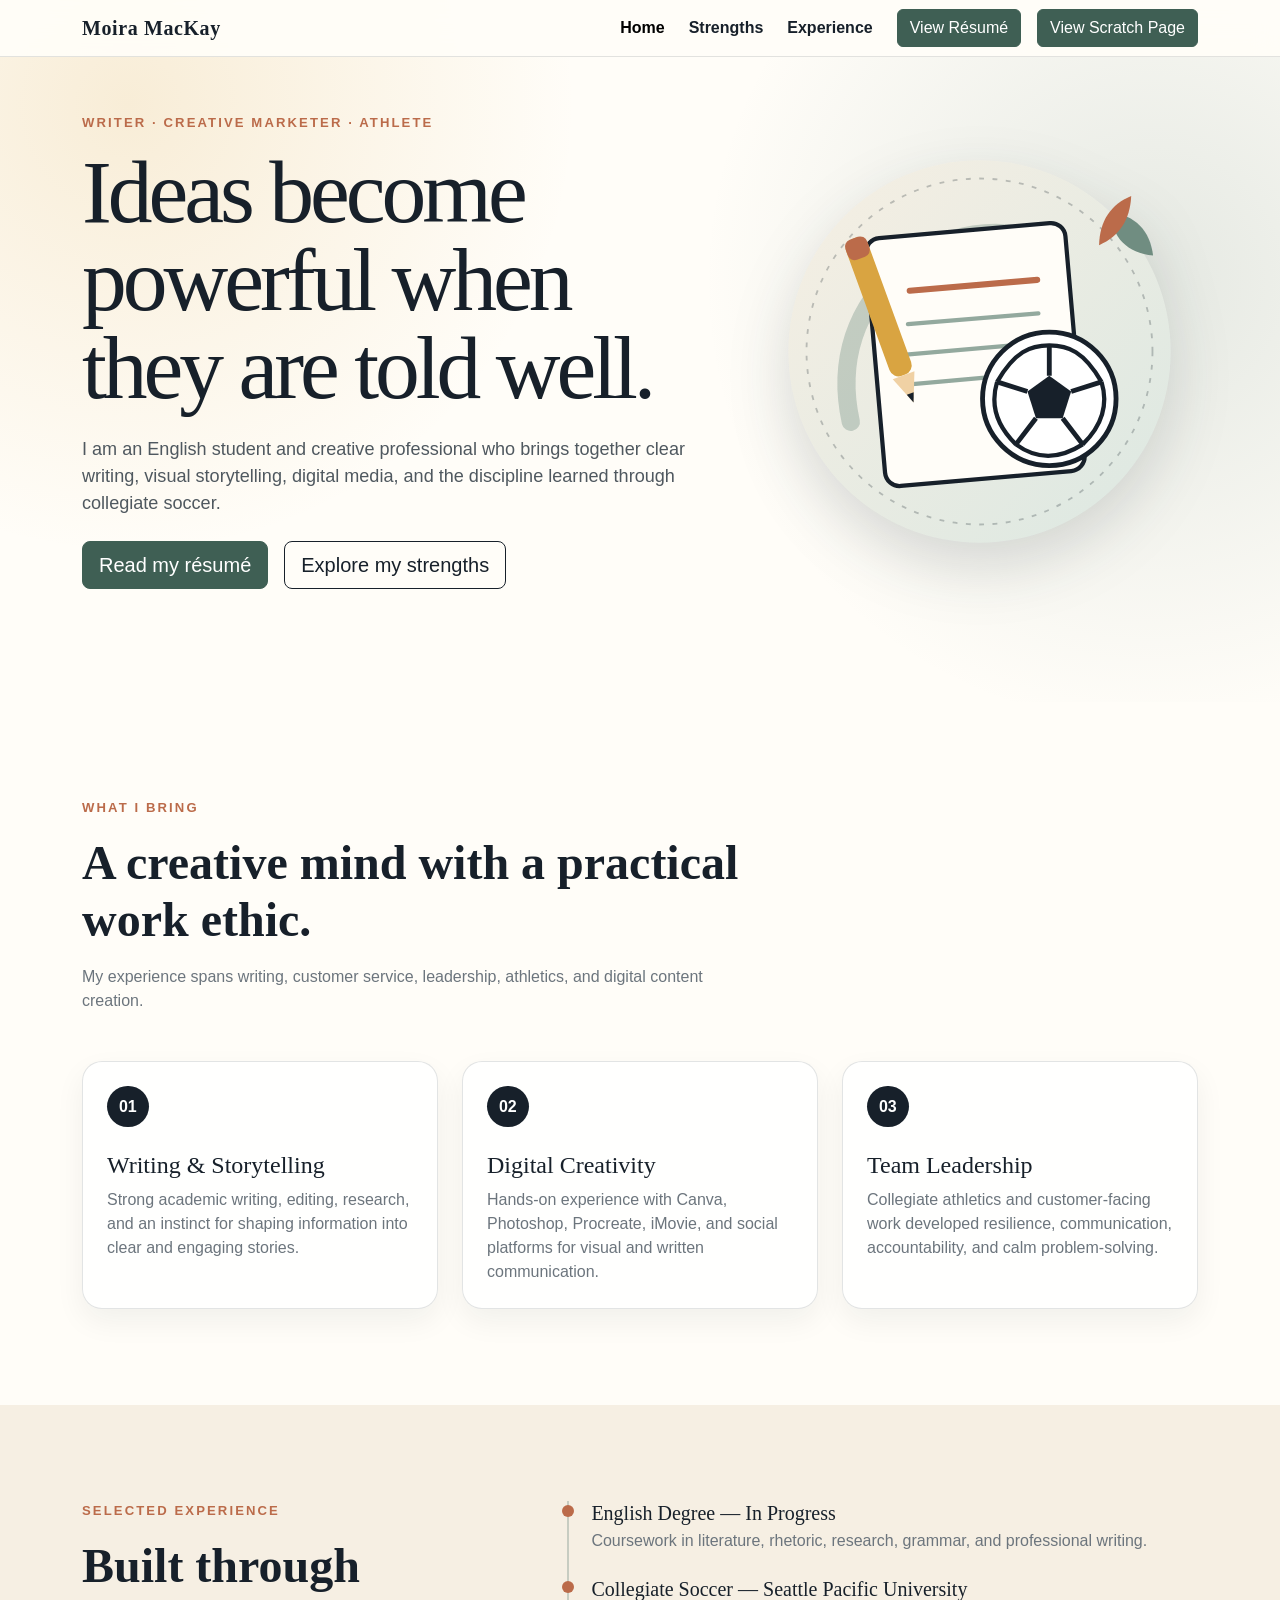
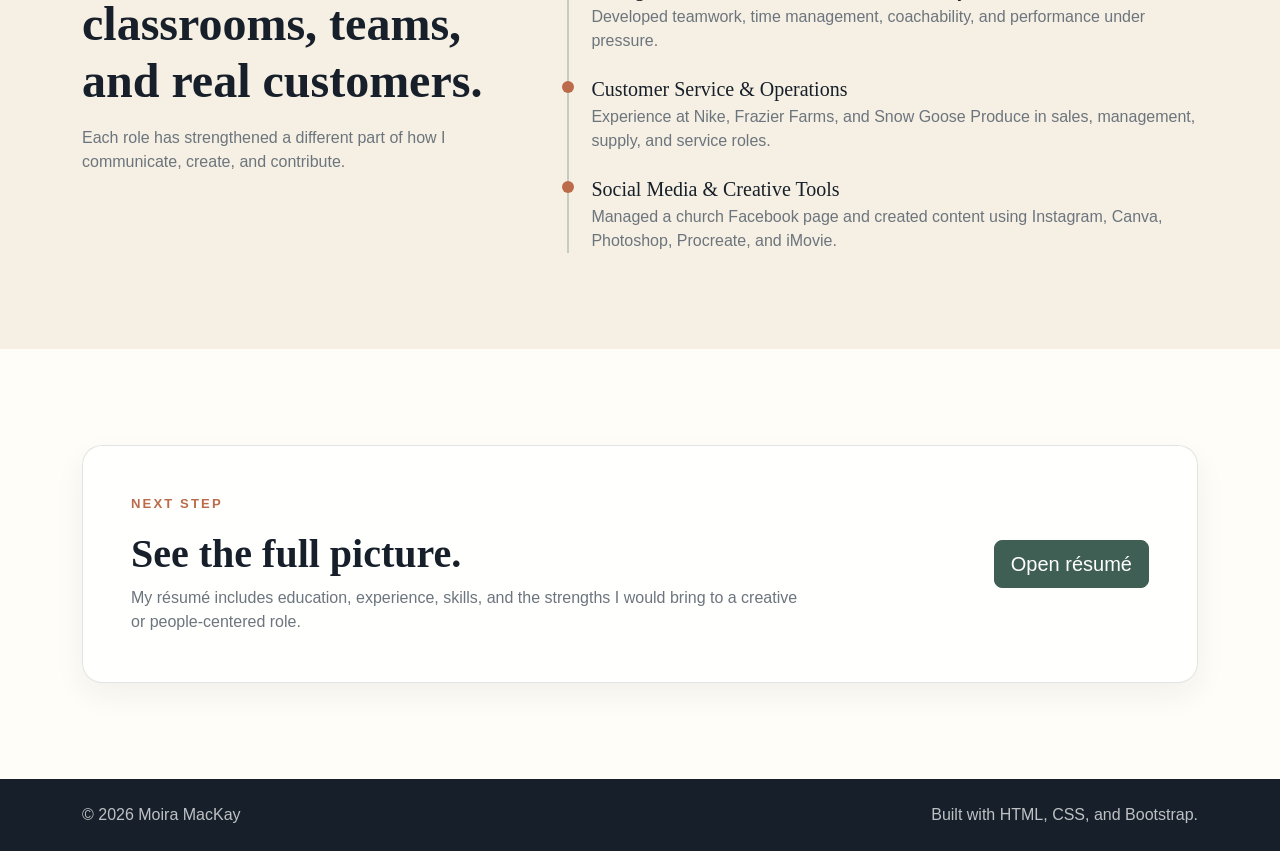
<file: index.html>
<!doctype html>
<html lang="en">
<head>
  <meta charset="utf-8">
  <meta name="viewport" content="width=device-width, initial-scale=1">
  <meta name="description" content="Professional portfolio for Moira MacKay, an English student, writer, creative marketer, and collegiate athlete.">
  <title>Moira MacKay | Writer & Creative Professional</title>
  <link rel="icon" href="assets/img/favicon.svg" type="image/svg+xml">
  <link href="https://cdn.jsdelivr.net/npm/bootstrap@5.3.8/dist/css/bootstrap.min.css" rel="stylesheet">
  <link rel="stylesheet" href="assets/css/main.css">
</head>
<body>
  <nav class="navbar navbar-expand-lg fixed-top">
    <div class="container">
      <a class="navbar-brand fw-bold" href="index.html">Moira MacKay</a>
      <button class="navbar-toggler" type="button" data-bs-toggle="collapse" data-bs-target="#mainNav" aria-controls="mainNav" aria-expanded="false" aria-label="Toggle navigation">
        <span class="navbar-toggler-icon"></span>
      </button>
      <div class="collapse navbar-collapse" id="mainNav">
        <ul class="navbar-nav ms-auto align-items-lg-center gap-lg-2">
          <li class="nav-item"><a class="nav-link active" aria-current="page" href="index.html">Home</a></li>
          <li class="nav-item"><a class="nav-link" href="#strengths">Strengths</a></li>
          <li class="nav-item"><a class="nav-link" href="#experience">Experience</a></li>
          <li class="nav-item"><a class="btn btn-brand ms-lg-2" href="resume.html">View Résumé</a></li>
          <li class="nav-item"><a class="btn btn-brand ms-lg-2" href="scratch.html">View Scratch Page</a></li>
        </ul>
      </div>
    </div>
  </nav>

  <header class="hero">
    <div class="container">
      <div class="row align-items-center g-5">
        <div class="col-lg-7">
          <p class="eyebrow mb-3">Writer · Creative Marketer · Athlete</p>
          <h1 class="display-title mb-4">Ideas become powerful when they are told well.</h1>
          <p class="hero-copy mb-4">
            I am an English student and creative professional who brings together clear writing,
            visual storytelling, digital media, and the discipline learned through collegiate soccer.
          </p>
          <div class="d-flex flex-wrap gap-3">
            <a class="btn btn-brand btn-lg" href="resume.html">Read my résumé</a>
            <a class="btn btn-outline-brand btn-lg" href="#strengths">Explore my strengths</a>
          </div>
        </div>
        <div class="col-lg-5 text-center">
          <img class="img-fluid hero-art" src="assets/img/profile-illustration.svg" alt="Illustration of a notebook, pencil, soccer ball, and leaves">
        </div>
      </div>
    </div>
  </header>

  <main>
    <section id="strengths" class="section-space">
      <div class="container">
        <div class="section-heading mb-5">
          <p class="eyebrow">What I bring</p>
          <h2 class="display-5 fw-bold mb-3">A creative mind with a practical work ethic.</h2>
          <p class="text-secondary">My experience spans writing, customer service, leadership, athletics, and digital content creation.</p>
        </div>
        <div class="row g-4">
          <div class="col-md-4">
            <article class="feature-card p-4">
              <span class="feature-number mb-4">01</span>
              <h3 class="h4">Writing & Storytelling</h3>
              <p class="mb-0 text-secondary">Strong academic writing, editing, research, and an instinct for shaping information into clear and engaging stories.</p>
            </article>
          </div>
          <div class="col-md-4">
            <article class="feature-card p-4">
              <span class="feature-number mb-4">02</span>
              <h3 class="h4">Digital Creativity</h3>
              <p class="mb-0 text-secondary">Hands-on experience with Canva, Photoshop, Procreate, iMovie, and social platforms for visual and written communication.</p>
            </article>
          </div>
          <div class="col-md-4">
            <article class="feature-card p-4">
              <span class="feature-number mb-4">03</span>
              <h3 class="h4">Team Leadership</h3>
              <p class="mb-0 text-secondary">Collegiate athletics and customer-facing work developed resilience, communication, accountability, and calm problem-solving.</p>
            </article>
          </div>
        </div>
      </div>
    </section>

    <section id="experience" class="section-space soft-section">
      <div class="container">
        <div class="row g-5 align-items-start">
          <div class="col-lg-5">
            <p class="eyebrow">Selected experience</p>
            <h2 class="display-5 fw-bold">Built through classrooms, teams, and real customers.</h2>
            <p class="text-secondary mt-3">Each role has strengthened a different part of how I communicate, create, and contribute.</p>
          </div>
          <div class="col-lg-7">
            <div class="timeline-item pb-4">
              <h3 class="h5 mb-1">English Degree — In Progress</h3>
              <p class="text-secondary mb-0">Coursework in literature, rhetoric, research, grammar, and professional writing.</p>
            </div>
            <div class="timeline-item pb-4">
              <h3 class="h5 mb-1">Collegiate Soccer — Seattle Pacific University</h3>
              <p class="text-secondary mb-0">Developed teamwork, time management, coachability, and performance under pressure.</p>
            </div>
            <div class="timeline-item pb-4">
              <h3 class="h5 mb-1">Customer Service & Operations</h3>
              <p class="text-secondary mb-0">Experience at Nike, Frazier Farms, and Snow Goose Produce in sales, management, supply, and service roles.</p>
            </div>
            <div class="timeline-item">
              <h3 class="h5 mb-1">Social Media & Creative Tools</h3>
              <p class="text-secondary mb-0">Managed a church Facebook page and created content using Instagram, Canva, Photoshop, Procreate, and iMovie.</p>
            </div>
          </div>
        </div>
      </div>
    </section>

    <section class="section-space">
      <div class="container">
        <div class="resume-card p-4 p-md-5">
          <div class="row align-items-center g-4">
            <div class="col-lg-8">
              <p class="eyebrow">Next step</p>
              <h2 class="display-6 fw-bold">See the full picture.</h2>
              <p class="text-secondary mb-lg-0">My résumé includes education, experience, skills, and the strengths I would bring to a creative or people-centered role.</p>
            </div>
            <div class="col-lg-4 text-lg-end">
              <a class="btn btn-brand btn-lg" href="resume.html">Open résumé</a>
            </div>
          </div>
        </div>
      </div>
    </section>
  </main>

  <footer class="footer py-4">
    <div class="container d-flex flex-column flex-md-row justify-content-between gap-2">
      <span>© 2026 Moira MacKay</span>
      <span>Built with HTML, CSS, and Bootstrap.</span>
    </div>
  </footer>

  <script src="https://cdn.jsdelivr.net/npm/bootstrap@5.3.8/dist/js/bootstrap.bundle.min.js"></script>
</body>
</html>
</file>
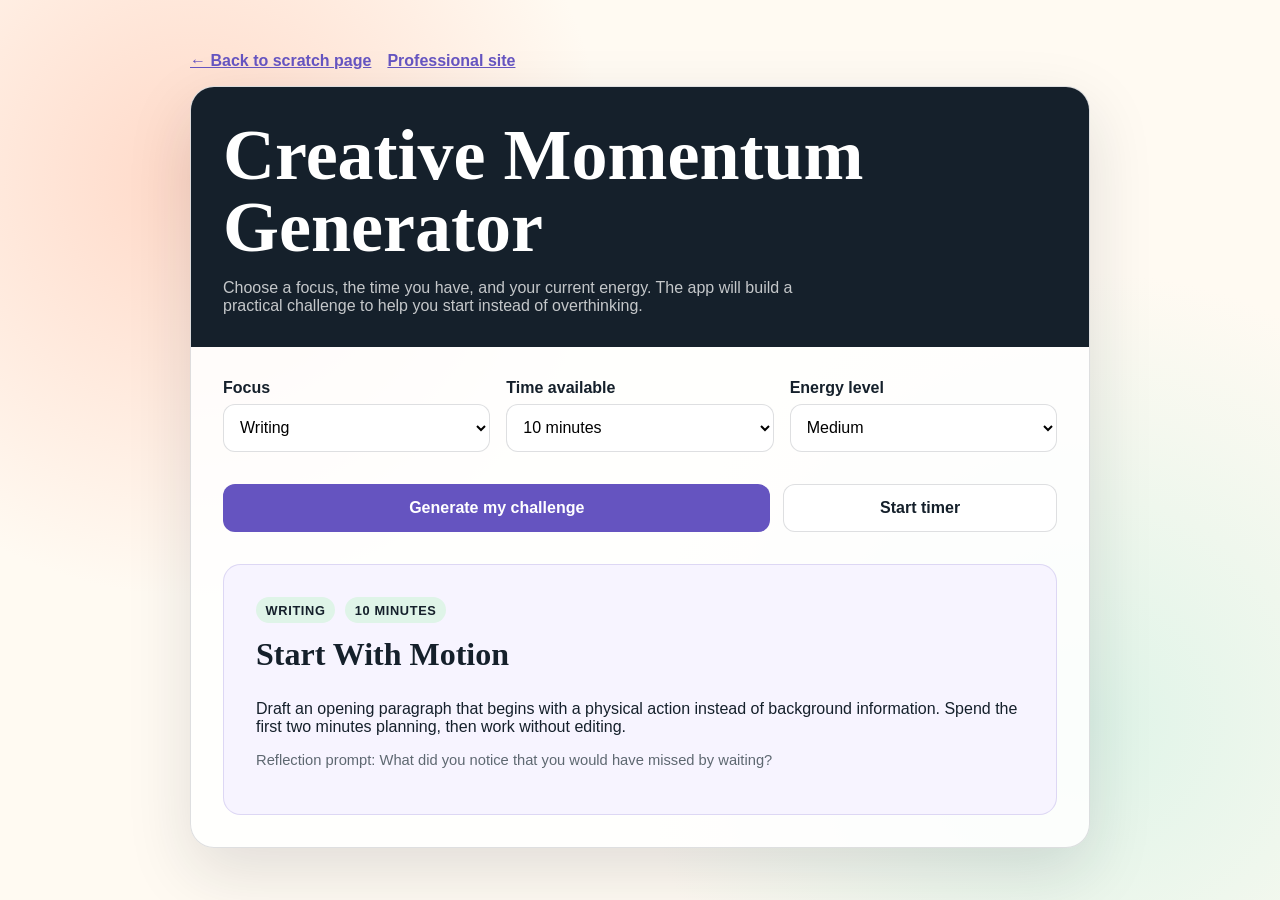
<file: app.html>
<!doctype html>
<html lang="en">
<head>
  <meta charset="utf-8">
  <meta name="viewport" content="width=device-width, initial-scale=1">
  <meta name="description" content="A single-page creative momentum activity generator.">
  <title>Creative Momentum Generator</title>
  <link rel="icon" href="assets/img/favicon.svg" type="image/svg+xml">
  <style>
    :root {
      --ink: #15202b;
      --paper: #fffaf2;
      --violet: #6554c0;
      --mint: #dff4e8;
      --peach: #ffd9c8;
      --line: rgba(21, 32, 43, 0.14);
    }

    * { box-sizing: border-box; }

    body {
      min-height: 100vh;
      margin: 0;
      display: grid;
      place-items: center;
      padding: 2rem 1rem;
      color: var(--ink);
      background:
        radial-gradient(circle at 15% 20%, var(--peach), transparent 26rem),
        radial-gradient(circle at 85% 80%, var(--mint), transparent 28rem),
        var(--paper);
      font-family: Arial, Helvetica, sans-serif;
    }

    main {
      width: min(900px, 100%);
    }

    .top-links {
      display: flex;
      flex-wrap: wrap;
      gap: 1rem;
      margin-bottom: 1rem;
    }

    a {
      color: var(--violet);
      font-weight: 700;
    }

    .app-shell {
      overflow: hidden;
      border: 1px solid var(--line);
      border-radius: 1.5rem;
      background: rgba(255, 255, 255, 0.86);
      box-shadow: 0 24px 65px rgba(21, 32, 43, 0.13);
    }

    header {
      padding: 2rem;
      color: white;
      background: var(--ink);
    }

    header p {
      max-width: 620px;
      margin-bottom: 0;
      color: rgba(255, 255, 255, 0.75);
    }

    h1 {
      margin: 0 0 0.7rem;
      font-family: Georgia, "Times New Roman", serif;
      font-size: clamp(2.1rem, 7vw, 4.5rem);
      line-height: 1;
    }

    .controls {
      display: grid;
      grid-template-columns: repeat(3, 1fr);
      gap: 1rem;
      padding: 2rem;
    }

    label {
      display: block;
      margin-bottom: 0.45rem;
      font-weight: 800;
    }

    select, button {
      width: 100%;
      min-height: 48px;
      border-radius: 0.75rem;
      font: inherit;
    }

    select {
      padding: 0 0.75rem;
      border: 1px solid var(--line);
      background: white;
    }

    .action-row {
      display: grid;
      grid-template-columns: 2fr 1fr;
      gap: 0.8rem;
      padding: 0 2rem 2rem;
    }

    button {
      border: 0;
      padding: 0.8rem 1rem;
      cursor: pointer;
      font-weight: 800;
    }

    #generate {
      background: var(--violet);
      color: white;
    }

    #generate:hover { background: #5141a8; }

    #timerButton {
      border: 1px solid var(--line);
      background: white;
      color: var(--ink);
    }

    .result {
      min-height: 240px;
      margin: 0 2rem 2rem;
      padding: 2rem;
      border-radius: 1.1rem;
      background: #f7f4ff;
      border: 1px solid rgba(101, 84, 192, 0.18);
    }

    .result h2 {
      margin-top: 0;
      font-family: Georgia, "Times New Roman", serif;
      font-size: 2rem;
    }

    .badge {
      display: inline-block;
      margin-right: 0.35rem;
      margin-bottom: 0.8rem;
      padding: 0.35rem 0.6rem;
      border-radius: 999px;
      background: var(--mint);
      font-size: 0.8rem;
      font-weight: 800;
      text-transform: uppercase;
      letter-spacing: 0.05em;
    }

    .timer {
      font-size: 2rem;
      font-weight: 900;
      font-variant-numeric: tabular-nums;
    }

    .small {
      color: #5e6871;
      font-size: 0.92rem;
    }

    @media (max-width: 700px) {
      .controls { grid-template-columns: 1fr; }
      .action-row { grid-template-columns: 1fr; }
    }
  </style>
</head>
<body>
  <main>
    <div class="top-links">
      <a href="scratch.html">← Back to scratch page</a>
      <a href="index.html">Professional site</a>
    </div>

    <section class="app-shell">
      <header>
        <h1>Creative Momentum Generator</h1>
        <p>Choose a focus, the time you have, and your current energy. The app will build a practical challenge to help you start instead of overthinking.</p>
      </header>

      <div class="controls">
        <div>
          <label for="focus">Focus</label>
          <select id="focus">
            <option value="writing">Writing</option>
            <option value="soccer">Soccer</option>
            <option value="marketing">Marketing</option>
            <option value="surprise">Surprise me</option>
          </select>
        </div>

        <div>
          <label for="minutes">Time available</label>
          <select id="minutes">
            <option value="5">5 minutes</option>
            <option value="10" selected>10 minutes</option>
            <option value="20">20 minutes</option>
            <option value="30">30 minutes</option>
          </select>
        </div>

        <div>
          <label for="energy">Energy level</label>
          <select id="energy">
            <option value="low">Low</option>
            <option value="medium" selected>Medium</option>
            <option value="high">High</option>
          </select>
        </div>
      </div>

      <div class="action-row">
        <button id="generate" type="button">Generate my challenge</button>
        <button id="timerButton" type="button">Start timer</button>
      </div>

      <section class="result" aria-live="polite">
        <span class="badge" id="focusBadge">Writing</span>
        <span class="badge" id="timeBadge">10 minutes</span>
        <h2 id="challengeTitle">Your first challenge is ready.</h2>
        <p id="challengeText">Choose your options and select “Generate my challenge.”</p>
        <p class="small" id="reflection">Reflection prompt: What is one thing you want to notice while you work?</p>
        <div class="timer" id="timer" hidden>10:00</div>
      </section>
    </section>
  </main>

  <script>
    const challengeBank = {
      writing: {
        low: [
          ["Tiny Scene", "Write six sentences about a person arriving somewhere they did not expect to be."],
          ["Sensory List", "List ten specific sights, sounds, textures, or smells from a place you remember."]
        ],
        medium: [
          ["Change the Point of View", "Write one short event twice: first from the confident person’s view, then from the nervous person’s view."],
          ["Start With Motion", "Draft an opening paragraph that begins with a physical action instead of background information."]
        ],
        high: [
          ["Constraint Draft", "Write a complete micro-story with a beginning, turn, and ending. Do not use the word “was.”"],
          ["Voice Experiment", "Create a monologue in a voice unlike your own. Let the speaker reveal something without stating it directly."]
        ]
      },
      soccer: {
        low: [
          ["First-Touch Reset", "Complete controlled touches in a small space, alternating feet and keeping your eyes up every third touch."],
          ["Visualization Reps", "Mentally rehearse five game situations and picture your first decision in each one."]
        ],
        medium: [
          ["Three-Move Sequence", "Build a repeatable sequence using a first touch, change of direction, and pass or finish."],
          ["Scanning Challenge", "During ball work, call out an object in the room or field before every third touch."]
        ],
        high: [
          ["Pressure Circuit", "Cycle through quick feet, a change of direction, and a finish. Track clean repetitions, not just speed."],
          ["Weak-Foot Mission", "Use only your weaker foot for the session and finish with ten accurate target passes."]
        ]
      },
      marketing: {
        low: [
          ["Headline Sprint", "Write ten headlines for one ordinary product. Make each headline appeal to a different customer need."],
          ["Audience Snapshot", "Describe one ideal customer in five lines: goal, frustration, fear, hope, and next action."]
        ],
        medium: [
          ["Mini Campaign", "Create a three-post sequence: attention, value, and invitation. Keep each post under 40 words."],
          ["Benefit Rewrite", "Choose five product features and rewrite each one as a customer-centered benefit."]
        ],
        high: [
          ["Launch Concept", "Create a campaign idea with a name, promise, visual direction, three content pieces, and one call to action."],
          ["Brand Voice Test", "Write the same announcement in three voices: playful, premium, and warm. Decide which fits best and explain why."]
        ]
      }
    };

    const reflections = [
      "What felt easier after you started?",
      "Which choice created the most momentum?",
      "What would you keep, cut, or change next time?",
      "What did you notice that you would have missed by waiting?",
      "What is the smallest useful next step?"
    ];

    const focusSelect = document.getElementById("focus");
    const minutesSelect = document.getElementById("minutes");
    const energySelect = document.getElementById("energy");
    const generateButton = document.getElementById("generate");
    const timerButton = document.getElementById("timerButton");
    const timerDisplay = document.getElementById("timer");

    let intervalId = null;
    let secondsRemaining = Number(minutesSelect.value) * 60;

    function randomItem(items) {
      return items[Math.floor(Math.random() * items.length)];
    }

    function resolvedFocus() {
      const chosen = focusSelect.value;
      if (chosen !== "surprise") return chosen;
      return randomItem(["writing", "soccer", "marketing"]);
    }

    function generateChallenge() {
      const focus = resolvedFocus();
      const energy = energySelect.value;
      const minutes = Number(minutesSelect.value);
      const [title, base] = randomItem(challengeBank[focus][energy]);

      const pacing = minutes <= 5
        ? "Keep it rough and finish one small version."
        : minutes <= 10
          ? "Spend the first two minutes planning, then work without editing."
          : minutes <= 20
            ? "Use the final three minutes to review and improve one detail."
            : "Divide the session into planning, focused work, and a short review.";

      document.getElementById("focusBadge").textContent =
        focus.charAt(0).toUpperCase() + focus.slice(1);
      document.getElementById("timeBadge").textContent = minutes + " minutes";
      document.getElementById("challengeTitle").textContent = title;
      document.getElementById("challengeText").textContent = base + " " + pacing;
      document.getElementById("reflection").textContent =
        "Reflection prompt: " + randomItem(reflections);

      resetTimer();
    }

    function renderTimer() {
      const minutes = Math.floor(secondsRemaining / 60);
      const seconds = secondsRemaining % 60;
      timerDisplay.textContent =
        String(minutes).padStart(2, "0") + ":" + String(seconds).padStart(2, "0");
    }

    function resetTimer() {
      clearInterval(intervalId);
      intervalId = null;
      secondsRemaining = Number(minutesSelect.value) * 60;
      renderTimer();
      timerDisplay.hidden = true;
      timerButton.textContent = "Start timer";
    }

    function toggleTimer() {
      if (intervalId) {
        clearInterval(intervalId);
        intervalId = null;
        timerButton.textContent = "Resume timer";
        return;
      }

      timerDisplay.hidden = false;
      timerButton.textContent = "Pause timer";
      intervalId = setInterval(() => {
        secondsRemaining -= 1;
        renderTimer();

        if (secondsRemaining <= 0) {
          clearInterval(intervalId);
          intervalId = null;
          timerButton.textContent = "Restart timer";
          timerDisplay.textContent = "Done!";
        }
      }, 1000);
    }

    generateButton.addEventListener("click", generateChallenge);
    timerButton.addEventListener("click", () => {
      if (secondsRemaining <= 0) resetTimer();
      toggleTimer();
    });
    minutesSelect.addEventListener("change", resetTimer);

    generateChallenge();
  </script>
</body>
</html>
</file>
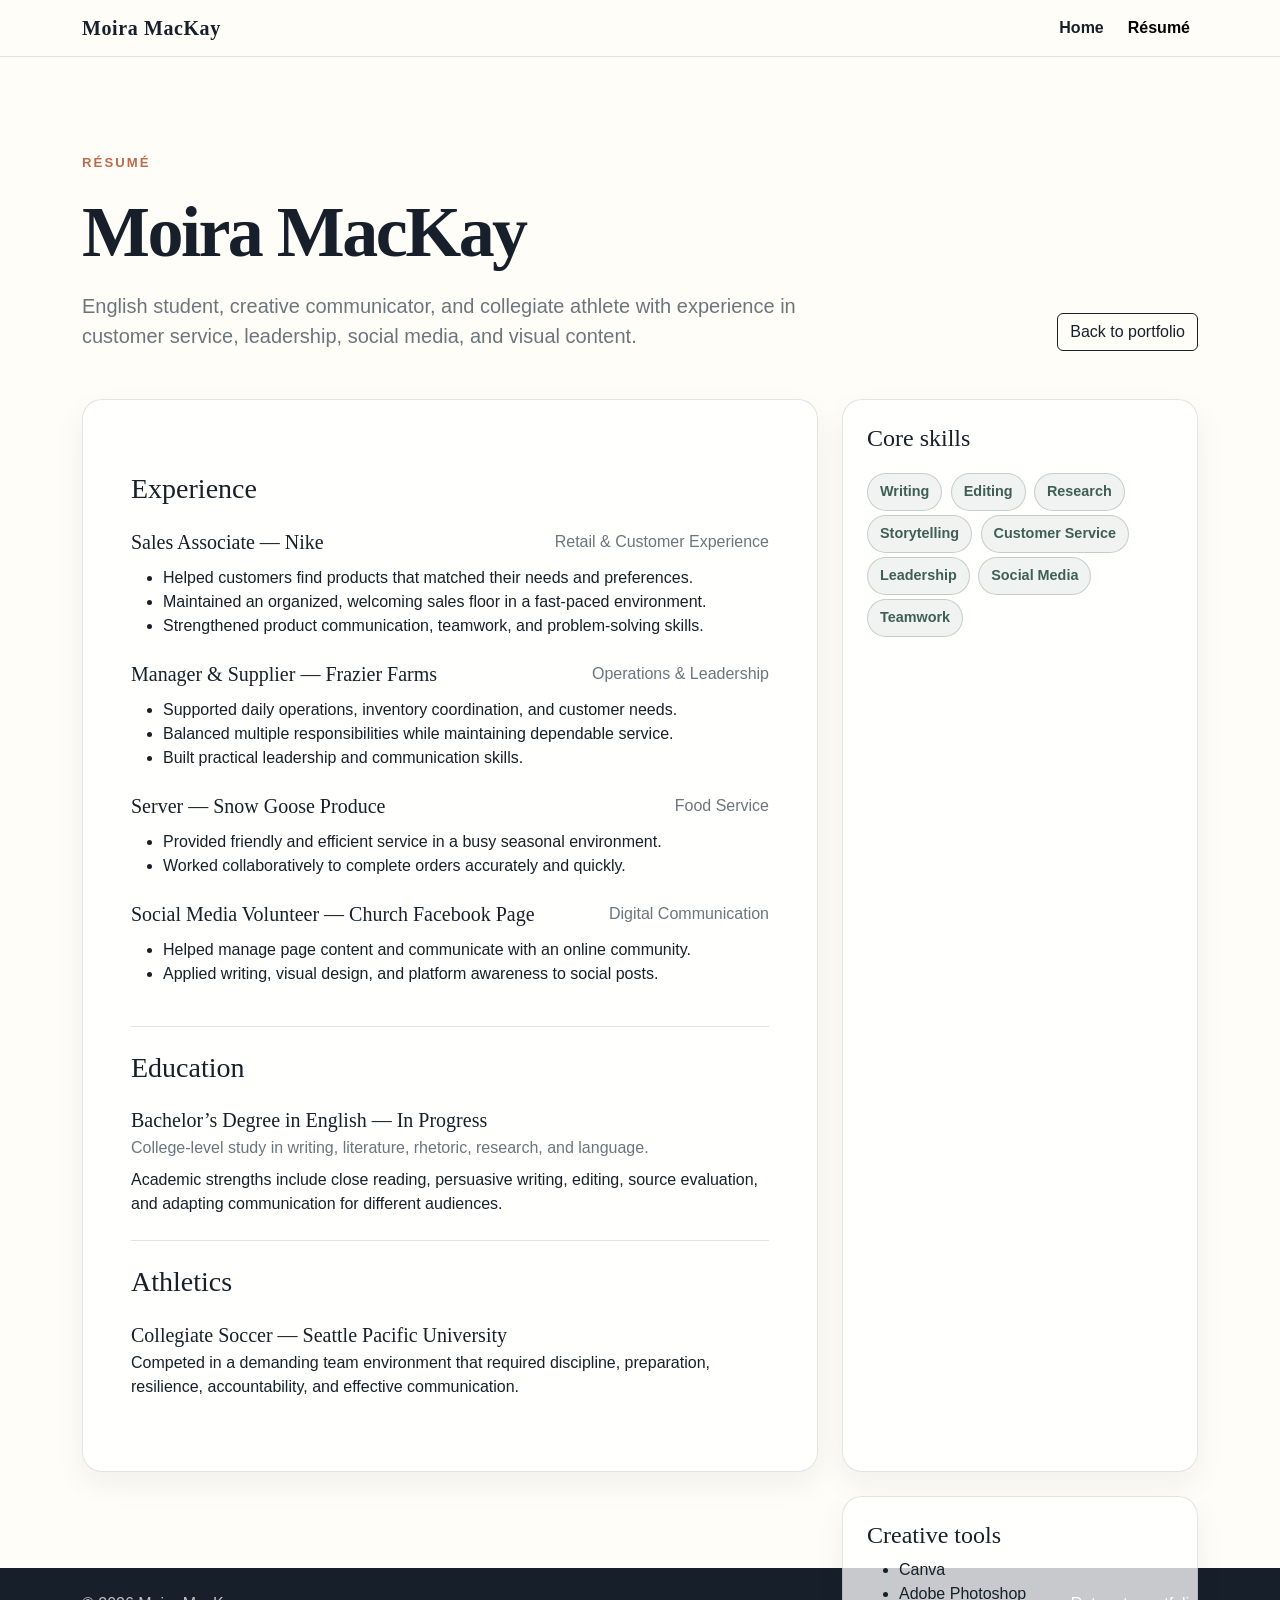
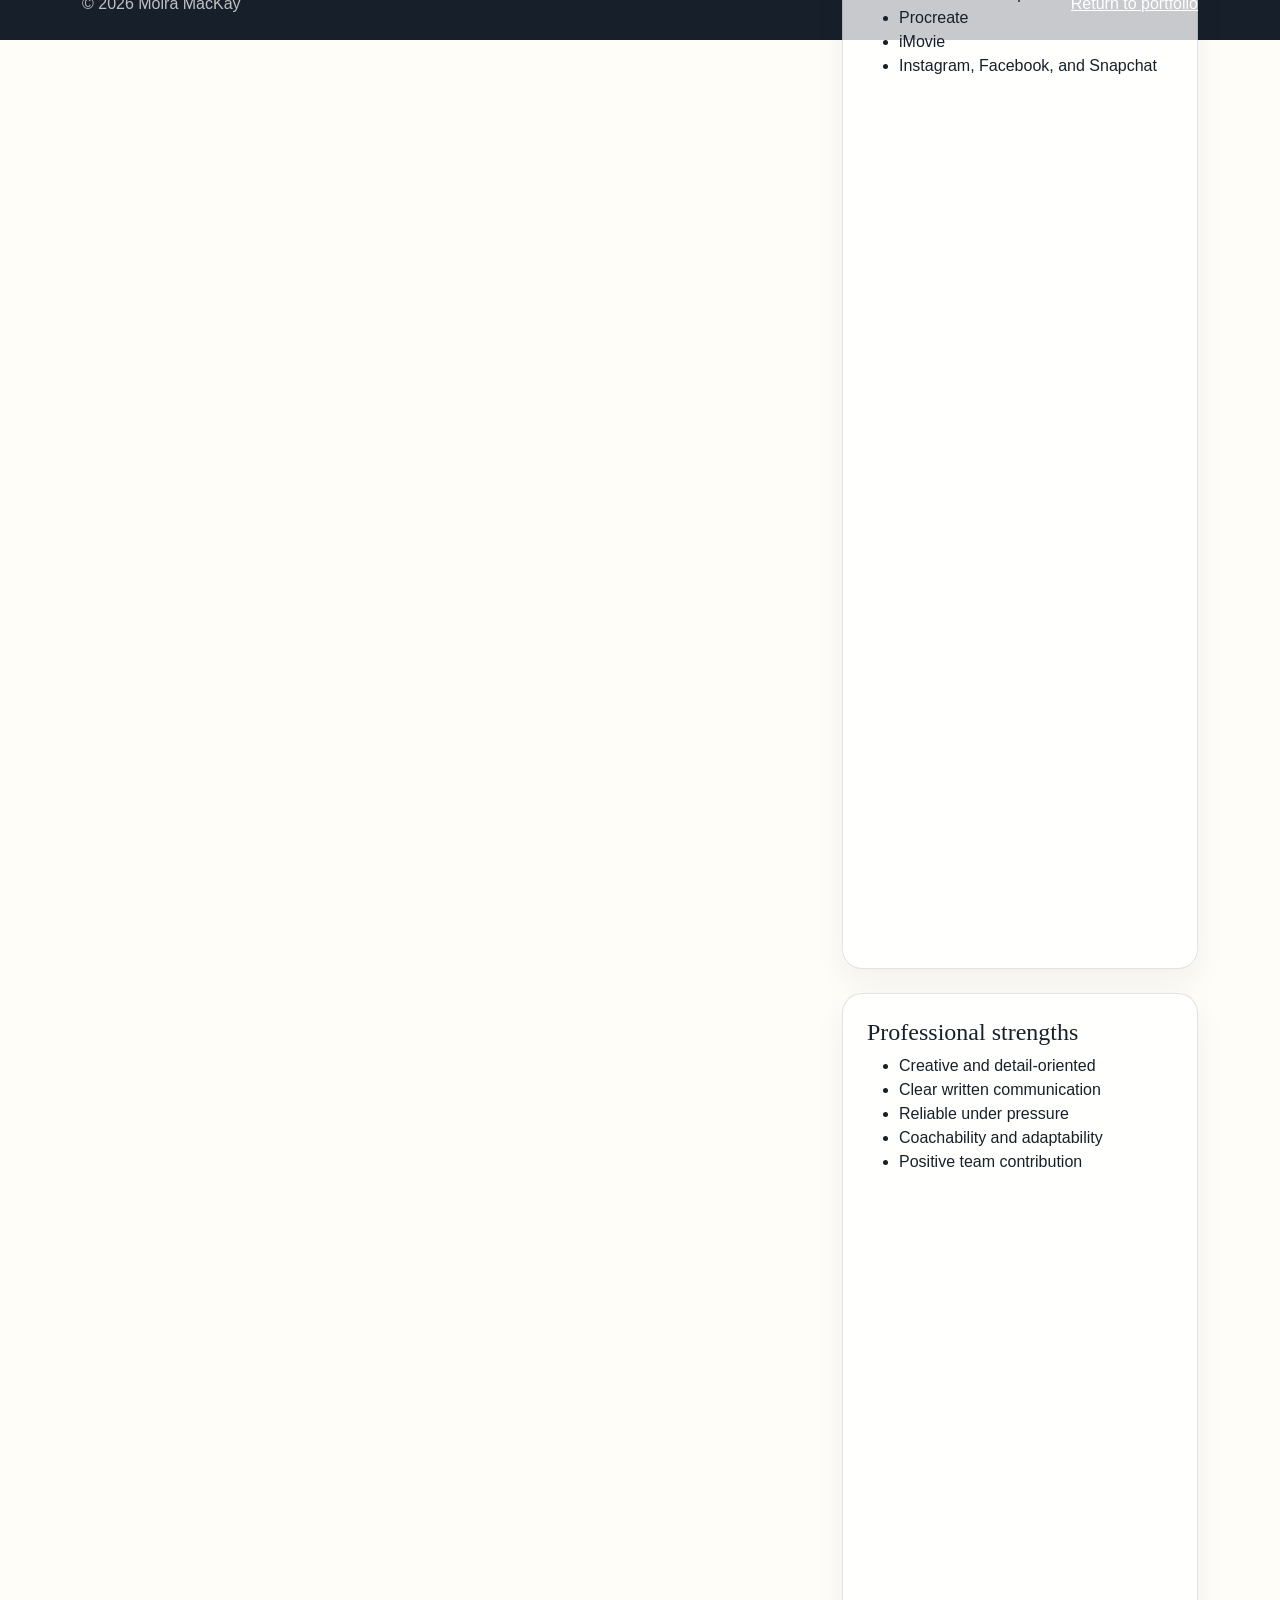
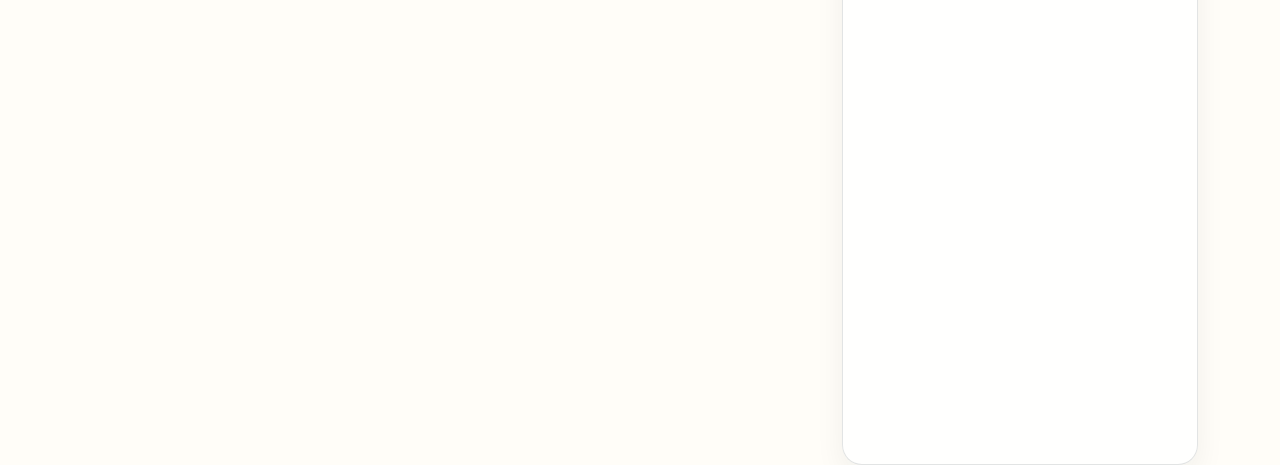
<file: resume.html>
<!doctype html>
<html lang="en">
<head>
  <meta charset="utf-8">
  <meta name="viewport" content="width=device-width, initial-scale=1">
  <meta name="description" content="HTML résumé for Moira MacKay.">
  <title>Résumé | Moira MacKay</title>
  <link rel="icon" href="assets/img/favicon.svg" type="image/svg+xml">
  <link href="https://cdn.jsdelivr.net/npm/bootstrap@5.3.8/dist/css/bootstrap.min.css" rel="stylesheet">
  <link rel="stylesheet" href="assets/css/main.css">
</head>
<body>
  <nav class="navbar navbar-expand-lg sticky-top">
    <div class="container">
      <a class="navbar-brand fw-bold" href="index.html">Moira MacKay</a>
      <button class="navbar-toggler" type="button" data-bs-toggle="collapse" data-bs-target="#resumeNav" aria-controls="resumeNav" aria-expanded="false" aria-label="Toggle navigation">
        <span class="navbar-toggler-icon"></span>
      </button>
      <div class="collapse navbar-collapse" id="resumeNav">
        <ul class="navbar-nav ms-auto align-items-lg-center gap-lg-2">
          <li class="nav-item"><a class="nav-link" href="index.html">Home</a></li>
          <li class="nav-item"><a class="nav-link active" aria-current="page" href="resume.html">Résumé</a></li>
        </ul>
      </div>
    </div>
  </nav>

  <main class="section-space">
    <div class="container">
      <header class="row g-4 align-items-end mb-5">
        <div class="col-lg-8">
          <p class="eyebrow">Résumé</p>
          <h1 class="resume-title fw-bold mb-3">Moira MacKay</h1>
          <p class="lead text-secondary mb-0">English student, creative communicator, and collegiate athlete with experience in customer service, leadership, social media, and visual content.</p>
        </div>
        <div class="col-lg-4 text-lg-end">
          <a class="btn btn-outline-brand" href="index.html">Back to portfolio</a>
        </div>
      </header>

      <div class="row g-4">
        <div class="col-lg-8">
          <section class="resume-card p-4 p-md-5" aria-labelledby="experience-heading">
            <div class="resume-section">
              <h2 id="experience-heading" class="h3 mb-4">Experience</h2>

              <article class="mb-4">
                <div class="d-flex flex-column flex-md-row justify-content-between gap-1">
                  <h3 class="h5 mb-1">Sales Associate — Nike</h3>
                  <span class="text-secondary">Retail & Customer Experience</span>
                </div>
                <ul class="mt-2">
                  <li>Helped customers find products that matched their needs and preferences.</li>
                  <li>Maintained an organized, welcoming sales floor in a fast-paced environment.</li>
                  <li>Strengthened product communication, teamwork, and problem-solving skills.</li>
                </ul>
              </article>

              <article class="mb-4">
                <div class="d-flex flex-column flex-md-row justify-content-between gap-1">
                  <h3 class="h5 mb-1">Manager & Supplier — Frazier Farms</h3>
                  <span class="text-secondary">Operations & Leadership</span>
                </div>
                <ul class="mt-2">
                  <li>Supported daily operations, inventory coordination, and customer needs.</li>
                  <li>Balanced multiple responsibilities while maintaining dependable service.</li>
                  <li>Built practical leadership and communication skills.</li>
                </ul>
              </article>

              <article class="mb-4">
                <div class="d-flex flex-column flex-md-row justify-content-between gap-1">
                  <h3 class="h5 mb-1">Server — Snow Goose Produce</h3>
                  <span class="text-secondary">Food Service</span>
                </div>
                <ul class="mt-2">
                  <li>Provided friendly and efficient service in a busy seasonal environment.</li>
                  <li>Worked collaboratively to complete orders accurately and quickly.</li>
                </ul>
              </article>

              <article>
                <div class="d-flex flex-column flex-md-row justify-content-between gap-1">
                  <h3 class="h5 mb-1">Social Media Volunteer — Church Facebook Page</h3>
                  <span class="text-secondary">Digital Communication</span>
                </div>
                <ul class="mt-2">
                  <li>Helped manage page content and communicate with an online community.</li>
                  <li>Applied writing, visual design, and platform awareness to social posts.</li>
                </ul>
              </article>
            </div>

            <div class="resume-section">
              <h2 class="h3 mb-4">Education</h2>
              <h3 class="h5 mb-1">Bachelor’s Degree in English — In Progress</h3>
              <p class="text-secondary mb-2">College-level study in writing, literature, rhetoric, research, and language.</p>
              <p class="mb-0">Academic strengths include close reading, persuasive writing, editing, source evaluation, and adapting communication for different audiences.</p>
            </div>

            <div class="resume-section">
              <h2 class="h3 mb-4">Athletics</h2>
              <h3 class="h5 mb-1">Collegiate Soccer — Seattle Pacific University</h3>
              <p class="mb-0">Competed in a demanding team environment that required discipline, preparation, resilience, accountability, and effective communication.</p>
            </div>
          </section>
        </div>

        <aside class="col-lg-4">
          <div class="resume-card p-4 mb-4">
            <h2 class="h4">Core skills</h2>
            <div class="mt-3">
              <span class="skill-chip">Writing</span>
              <span class="skill-chip">Editing</span>
              <span class="skill-chip">Research</span>
              <span class="skill-chip">Storytelling</span>
              <span class="skill-chip">Customer Service</span>
              <span class="skill-chip">Leadership</span>
              <span class="skill-chip">Social Media</span>
              <span class="skill-chip">Teamwork</span>
            </div>
          </div>

          <div class="resume-card p-4 mb-4">
            <h2 class="h4">Creative tools</h2>
            <ul class="mb-0">
              <li>Canva</li>
              <li>Adobe Photoshop</li>
              <li>Procreate</li>
              <li>iMovie</li>
              <li>Instagram, Facebook, and Snapchat</li>
            </ul>
          </div>

          <div class="resume-card p-4">
            <h2 class="h4">Professional strengths</h2>
            <ul class="mb-0">
              <li>Creative and detail-oriented</li>
              <li>Clear written communication</li>
              <li>Reliable under pressure</li>
              <li>Coachability and adaptability</li>
              <li>Positive team contribution</li>
            </ul>
          </div>
        </aside>
      </div>
    </div>
  </main>

  <footer class="footer py-4">
    <div class="container d-flex flex-column flex-md-row justify-content-between gap-2">
      <span>© 2026 Moira MacKay</span>
      <a href="index.html">Return to portfolio</a>
    </div>
  </footer>

  <script src="https://cdn.jsdelivr.net/npm/bootstrap@5.3.8/dist/js/bootstrap.bundle.min.js"></script>
</body>
</html>
</file>
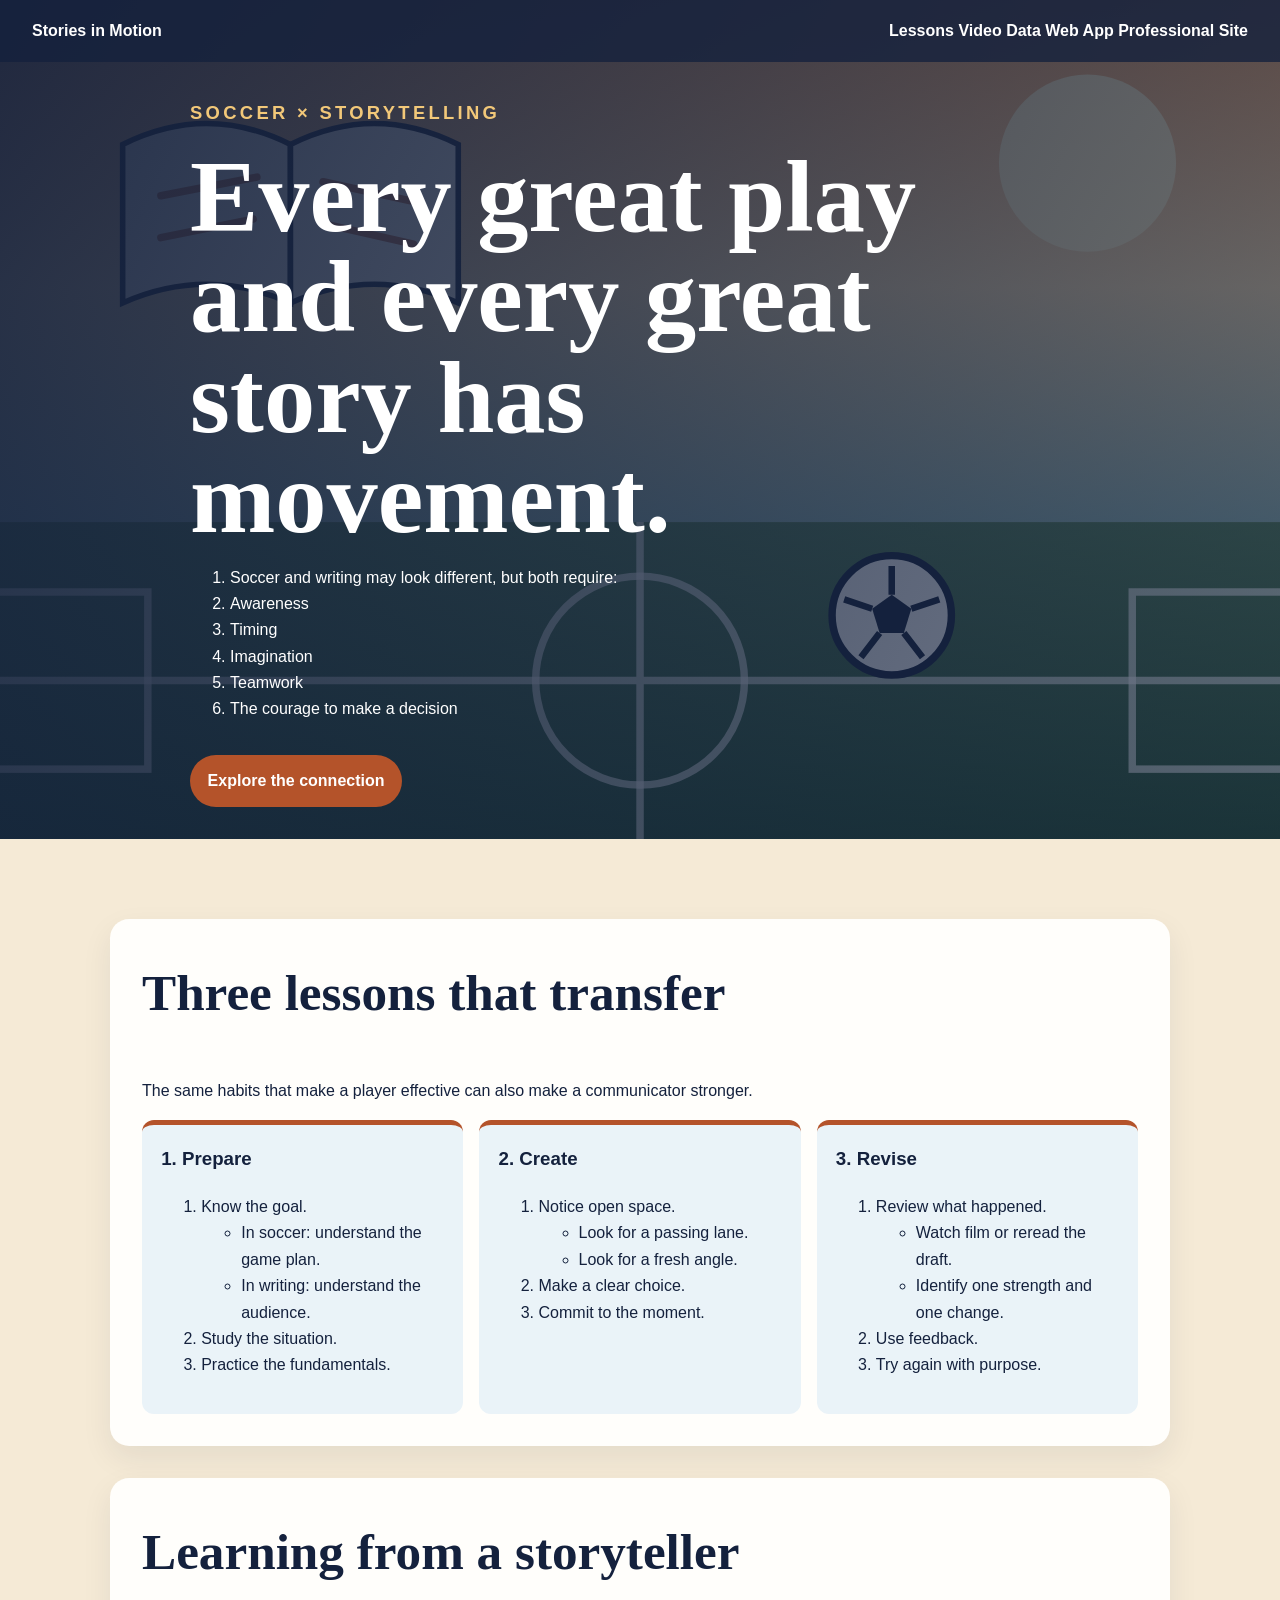
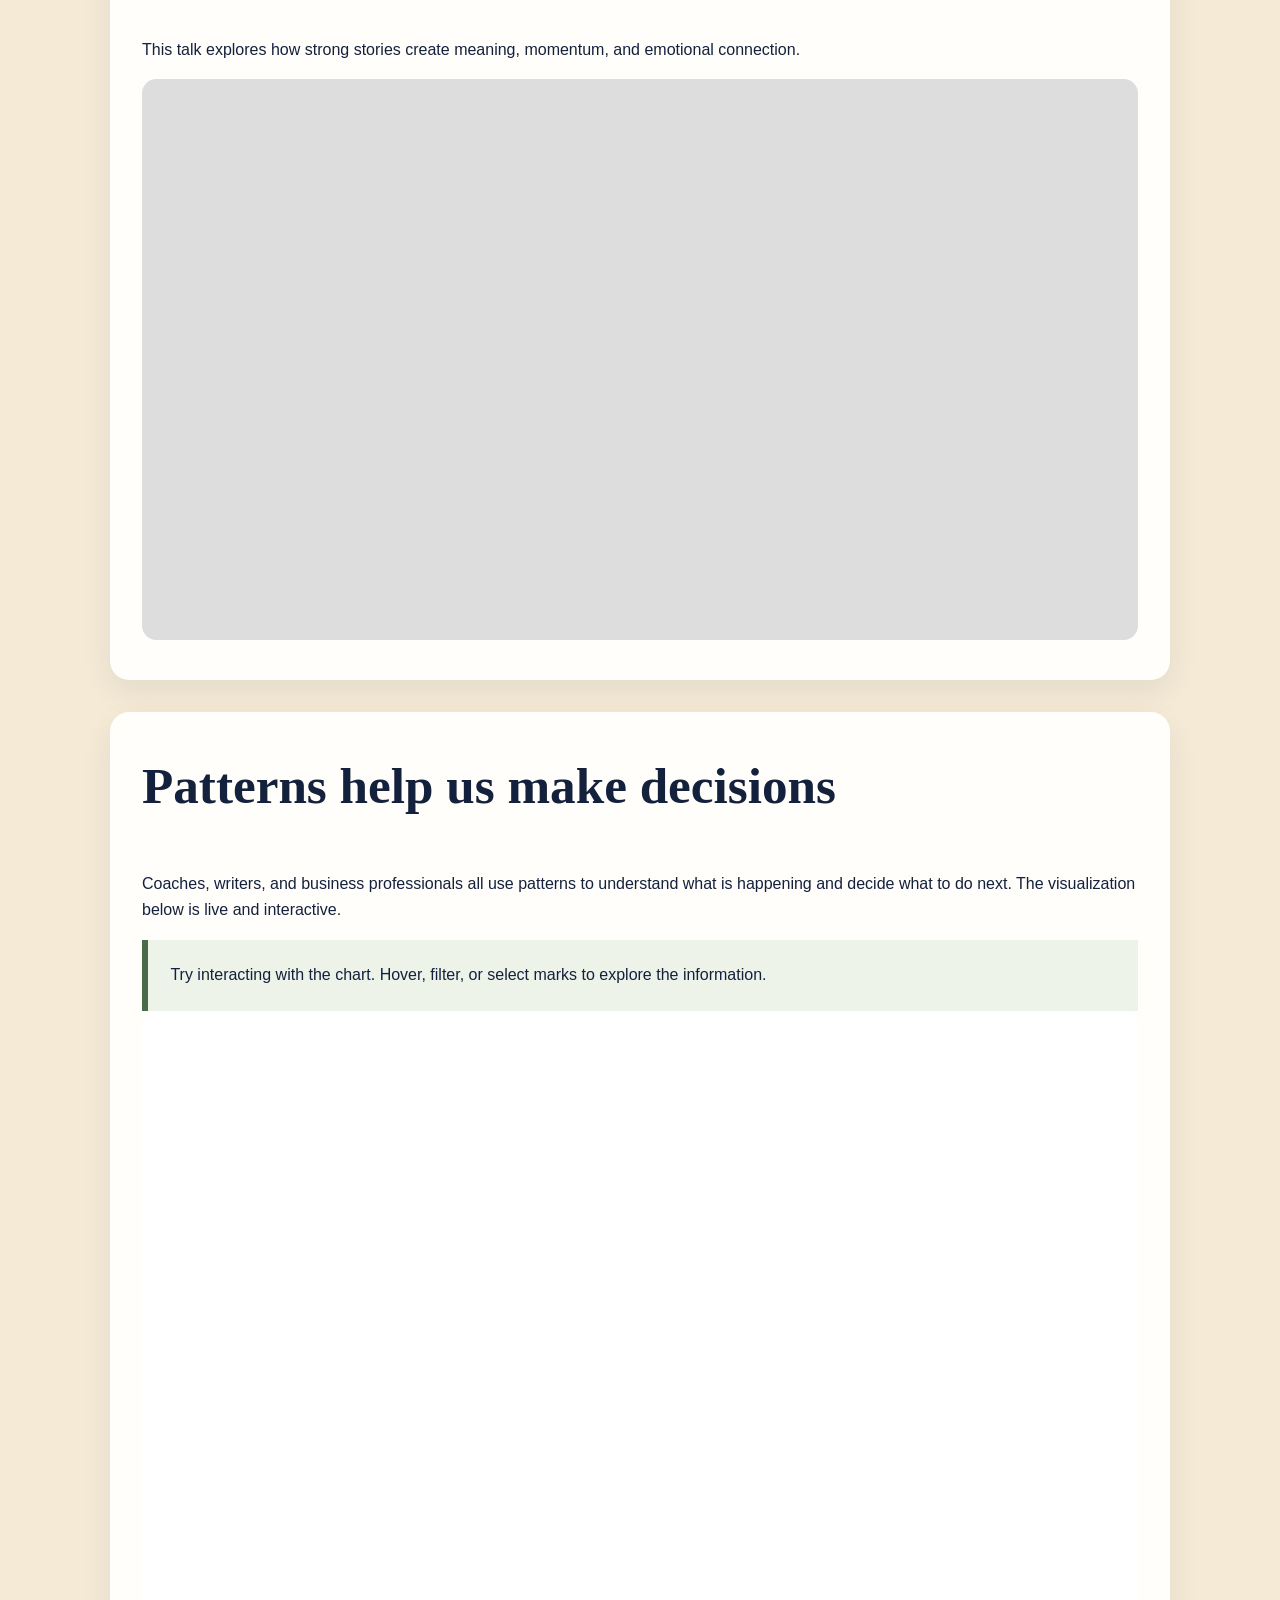
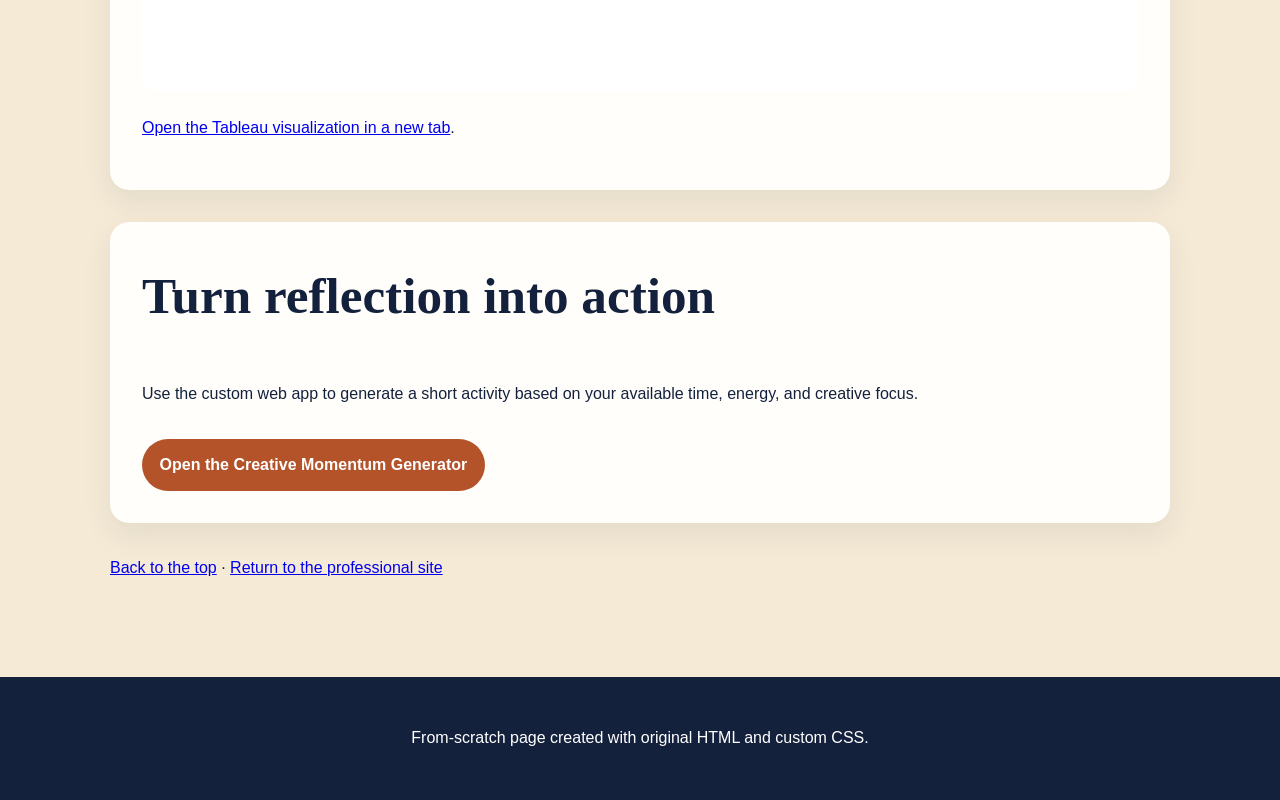
<file: scratch.html>
<!doctype html>
<html lang="en">
<head>
  <meta charset="utf-8">
  <meta name="viewport" content="width=device-width, initial-scale=1">
  <meta name="description" content="A from-scratch page exploring the connection between storytelling and soccer.">
  <title>Stories in Motion | Scratch Page</title>
  <link rel="icon" href="assets/img/favicon.svg" type="image/svg+xml">
  <link rel="stylesheet" href="assets/css/scratch.css">
</head>
<body id="top">
  <!-- This page is intentionally built from scratch without Bootstrap. -->
  <header class="scratch-header">
    <nav class="scratch-nav" aria-label="Scratch page navigation">
      <a href="#top">Stories in Motion</a>
      <div>
        <a href="#lessons">Lessons</a>
        <a href="#video">Video</a>
        <a href="#data">Data</a>
        <a href="app.html">Web App</a>
        <a href="index.html">Professional Site</a>
      </div>
    </nav>

    <div class="hero-inner">
      <p class="kicker">Soccer × Storytelling</p>
      <h1>Every great play and every great story has movement.</h1>
      <ol>
        <li>
          Soccer and writing may look different, but both require:
      </ul>
        <li>Awareness</li>
        <li>Timing</li>
        <li>Imagination</li>
        <li>Teamwork</li>
        <li>The courage to make a decision</li>
      </ul>
    </li>
  </ol>

      <a class="scratch-button" href="#lessons">Explore the connection</a>
    </div>
  </header>

  <main class="content-wrap">
    <!-- DIV 1: Intro block -->
    <div class="story-block" id="lessons">
      <h2>Three lessons that transfer</h2>
      <p>The same habits that make a player effective can also make a communicator stronger.</p>

      <div class="three-column">
        <!-- DIV 2 -->
        <div class="lesson-card">
          <h3>1. Prepare</h3>
          <ol>
            <li>Know the goal.
              <ul>
                <li>In soccer: understand the game plan.</li>
                <li>In writing: understand the audience.</li>
              </ul>
            </li>
            <li>Study the situation.</li>
            <li>Practice the fundamentals.</li>
          </ol>
        </div>

        <!-- DIV 3 -->
        <div class="lesson-card">
          <h3>2. Create</h3>
          <ol>
            <li>Notice open space.
              <ul>
                <li>Look for a passing lane.</li>
                <li>Look for a fresh angle.</li>
              </ul>
            </li>
            <li>Make a clear choice.</li>
            <li>Commit to the moment.</li>
          </ol>
        </div>

        <!-- DIV 4 -->
        <div class="lesson-card">
          <h3>3. Revise</h3>
          <ol>
            <li>Review what happened.
              <ul>
                <li>Watch film or reread the draft.</li>
                <li>Identify one strength and one change.</li>
              </ul>
            </li>
            <li>Use feedback.</li>
            <li>Try again with purpose.</li>
          </ol>
        </div>
      </div>
    </div>

    <div class="story-block" id="video">
      <h2>Learning from a storyteller</h2>
      <p>This talk explores how strong stories create meaning, momentum, and emotional connection.</p>
      <iframe
        class="media-frame"
        src="https://www.youtube.com/embed/KxDwieKpawg"
        title="The clues to a great story by Andrew Stanton"
        allow="accelerometer; autoplay; clipboard-write; encrypted-media; gyroscope; picture-in-picture; web-share"
        referrerpolicy="strict-origin-when-cross-origin"
        allowfullscreen>
      </iframe>
    </div>

    <div class="story-block" id="data">
      <h2>Patterns help us make decisions</h2>
      <p>Coaches, writers, and business professionals all use patterns to understand what is happening and decide what to do next. The visualization below is live and interactive.</p>
      <div class="callout">
        Try interacting with the chart. Hover, filter, or select marks to explore the information.
      </div>
      <iframe
        class="tableau-frame"
        src="https://public.tableau.com/views/RegionalSampleWorkbook/Flights?:showVizHome=no&amp;:embed=true"
        title="Interactive Tableau Public sample visualization"
        loading="lazy">
      </iframe>
      <p><a href="https://public.tableau.com/views/RegionalSampleWorkbook/Flights?:showVizHome=no" target="_blank" rel="noopener">Open the Tableau visualization in a new tab</a>.</p>
    </div>

    <div class="story-block">
      <h2>Turn reflection into action</h2>
      <p>Use the custom web app to generate a short activity based on your available time, energy, and creative focus.</p>
      <a class="scratch-button" href="app.html">Open the Creative Momentum Generator</a>
    </div>

    <p><a href="#top">Back to the top</a> · <a href="index.html">Return to the professional site</a></p>
  </main>

  <footer class="scratch-footer">
    <p>From-scratch page created with original HTML and custom CSS.</p>
  </footer>
</body>
</html>
</file>
<file: assets/css/main.css>
:root {
  --ink: #17202a;
  --paper: #fffdf8;
  --cream: #f6efe3;
  --sage: #708d81;
  --sage-dark: #3f5f54;
  --clay: #bb6b4a;
  --gold: #d9a441;
  --line: rgba(23, 32, 42, 0.12);
}

html {
  scroll-behavior: smooth;
}

body {
  background: var(--paper);
  color: var(--ink);
  font-family: Georgia, "Times New Roman", serif;
}

body,
p,
li,
a,
button {
  font-family: Arial, Helvetica, sans-serif;
}

h1,
h2,
h3,
h4,
.navbar-brand {
  font-family: Georgia, "Times New Roman", serif;
}

a {
  color: var(--sage-dark);
}

a:hover {
  color: var(--clay);
}

.navbar {
  background: rgba(255, 253, 248, 0.94);
  backdrop-filter: blur(12px);
  border-bottom: 1px solid var(--line);
}

.navbar-brand {
  letter-spacing: 0.03em;
  color: var(--ink);
}

.nav-link {
  color: var(--ink);
  font-weight: 600;
}

.nav-link:hover,
.nav-link.active {
  color: var(--clay);
}

.hero {
  min-height: 78vh;
  display: flex;
  align-items: center;
  background:
    radial-gradient(circle at 10% 15%, rgba(217, 164, 65, 0.18), transparent 28rem),
    radial-gradient(circle at 90% 40%, rgba(112, 141, 129, 0.18), transparent 28rem),
    var(--paper);
  overflow: hidden;
}

.eyebrow {
  color: var(--clay);
  font-size: 0.82rem;
  font-weight: 800;
  letter-spacing: 0.16em;
  text-transform: uppercase;
}

.display-title {
  font-size: clamp(2.8rem, 7vw, 5.8rem);
  line-height: 0.98;
  letter-spacing: -0.045em;
}

.hero-copy {
  max-width: 42rem;
  color: #4f585f;
  font-size: 1.13rem;
}

.hero-art {
  filter: drop-shadow(0 24px 30px rgba(23, 32, 42, 0.15));
}

.btn-brand {
  background: var(--sage-dark);
  border: 1px solid var(--sage-dark);
  color: white;
}

.btn-brand:hover {
  background: #2f4940;
  border-color: #2f4940;
  color: white;
}

.btn-outline-brand {
  border: 1px solid var(--ink);
  color: var(--ink);
}

.btn-outline-brand:hover {
  background: var(--ink);
  color: white;
}

.section-space {
  padding: 6rem 0;
}

.section-heading {
  max-width: 42rem;
}

.soft-section {
  background: var(--cream);
}

.feature-card,
.resume-card {
  border: 1px solid var(--line);
  border-radius: 1.25rem;
  background: rgba(255, 255, 255, 0.76);
  box-shadow: 0 12px 30px rgba(23, 32, 42, 0.06);
  height: 100%;
}

.feature-number {
  display: inline-grid;
  place-items: center;
  width: 2.6rem;
  height: 2.6rem;
  border-radius: 50%;
  background: var(--ink);
  color: white;
  font-weight: 800;
}

.skill-chip {
  display: inline-block;
  margin: 0.25rem 0.25rem 0 0;
  padding: 0.45rem 0.75rem;
  border: 1px solid rgba(63, 95, 84, 0.25);
  border-radius: 999px;
  background: rgba(112, 141, 129, 0.10);
  color: var(--sage-dark);
  font-size: 0.9rem;
  font-weight: 700;
}

.timeline-item {
  position: relative;
  padding-left: 1.4rem;
  border-left: 2px solid rgba(112, 141, 129, 0.35);
}

.timeline-item::before {
  content: "";
  position: absolute;
  left: -0.43rem;
  top: 0.25rem;
  width: 0.75rem;
  height: 0.75rem;
  border-radius: 50%;
  background: var(--clay);
}

.resume-title {
  font-size: clamp(2.4rem, 6vw, 4.5rem);
  letter-spacing: -0.035em;
}

.resume-section {
  padding: 1.5rem 0;
  border-top: 1px solid var(--line);
}

.resume-section:first-child {
  border-top: 0;
}

.footer {
  background: var(--ink);
  color: rgba(255, 255, 255, 0.72);
}

.footer a {
  color: white;
}

@media (max-width: 767.98px) {
  .section-space {
    padding: 4rem 0;
  }

  .hero {
    min-height: auto;
    padding: 6.5rem 0 4rem;
  }
}
</file>
<file: assets/css/scratch.css>
:root {
  --navy: #14213d;
  --sand: #f5ead6;
  --rust: #b4532a;
  --field: #486b4a;
  --sky: #eaf3f8;
  --white: #fffefb;
}

* {
  box-sizing: border-box;
}

html {
  scroll-behavior: smooth;
}

body {
  margin: 0;
  color: var(--navy);
  background: var(--sand);
  font-family: "Trebuchet MS", Arial, sans-serif;
  line-height: 1.65;
}

.scratch-header {
  min-height: 88vh;
  display: grid;
  align-items: center;
  padding: 2rem;
  color: white;
  background:
    linear-gradient(115deg, rgba(20, 33, 61, 0.94), rgba(20, 33, 61, 0.58)),
    url("../img/story-field.svg") center/cover no-repeat;
}

.scratch-nav {
  position: absolute;
  top: 0;
  left: 0;
  width: 100%;
  padding: 1.1rem 2rem;
  display: flex;
  flex-wrap: wrap;
  gap: 1rem;
  justify-content: space-between;
  align-items: center;
  background: rgba(20, 33, 61, 0.78);
}

.scratch-nav a {
  color: white;
  text-decoration: none;
  font-weight: 700;
}

.scratch-nav a:hover {
  text-decoration: underline;
}

.hero-inner {
  width: min(900px, 100%);
  margin: 0 auto;
  padding-top: 3rem;
}

.kicker {
  color: #f2c879;
  font-weight: 800;
  letter-spacing: 0.18em;
  text-transform: uppercase;
}

.scratch-header h1 {
  max-width: 850px;
  margin: 0.2rem 0 1rem;
  font-family: Georgia, "Times New Roman", serif;
  font-size: clamp(3rem, 8vw, 6.5rem);
  line-height: 0.98;
}

.hero-inner p {
  max-width: 650px;
  font-size: 1.15rem;
}

.scratch-button {
  display: inline-block;
  margin-top: 1rem;
  padding: 0.8rem 1.1rem;
  border-radius: 999px;
  background: var(--rust);
  color: white;
  text-decoration: none;
  font-weight: 800;
}

.scratch-button:hover {
  background: #8f3f1e;
}

.content-wrap {
  width: min(1060px, calc(100% - 2rem));
  margin: 0 auto;
  padding: 5rem 0;
}

.story-block {
  margin-bottom: 2rem;
  padding: 2rem;
  border-radius: 1.2rem;
  background: var(--white);
  box-shadow: 0 12px 30px rgba(20, 33, 61, 0.08);
}

.story-block h2 {
  margin-top: 0;
  font-family: Georgia, "Times New Roman", serif;
  font-size: clamp(2rem, 5vw, 3.2rem);
}

.three-column {
  display: grid;
  grid-template-columns: repeat(3, 1fr);
  gap: 1rem;
}

.lesson-card {
  padding: 1.2rem;
  border-top: 5px solid var(--rust);
  border-radius: 0.75rem;
  background: var(--sky);
}

.lesson-card h3 {
  margin-top: 0;
}

.media-frame {
  width: 100%;
  aspect-ratio: 16 / 9;
  border: 0;
  border-radius: 0.9rem;
  background: #ddd;
}

.tableau-frame {
  width: 100%;
  min-height: 680px;
  border: 0;
  border-radius: 0.9rem;
  background: white;
}

.callout {
  padding: 1.4rem;
  border-left: 6px solid var(--field);
  background: #edf3e9;
}

.scratch-footer {
  padding: 2rem;
  text-align: center;
  background: var(--navy);
  color: white;
}

.scratch-footer a {
  color: #f2c879;
}

@media (max-width: 800px) {
  .three-column {
    grid-template-columns: 1fr;
  }

  .scratch-nav {
    position: static;
  }

  .scratch-header {
    padding: 0;
  }

  .hero-inner {
    padding: 5rem 1.2rem;
  }

  .tableau-frame {
    min-height: 520px;
  }
}
</file>
